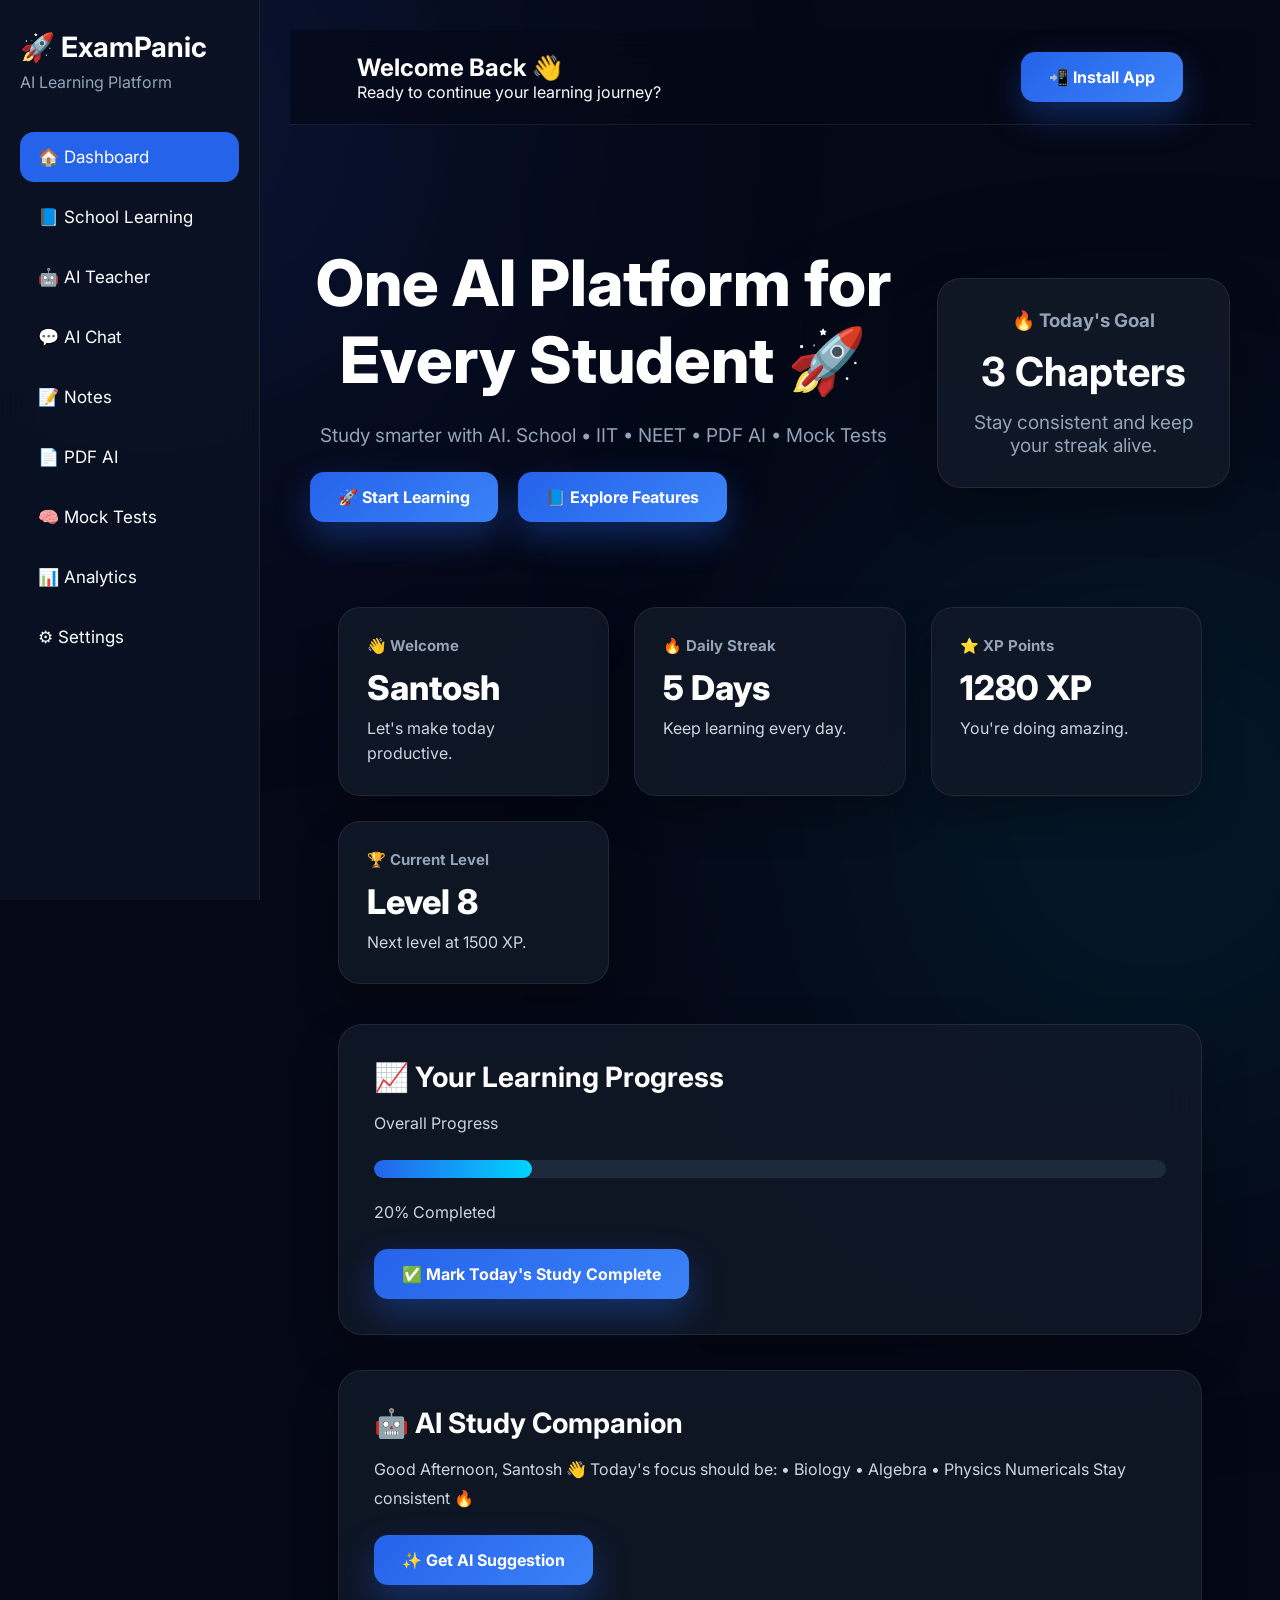
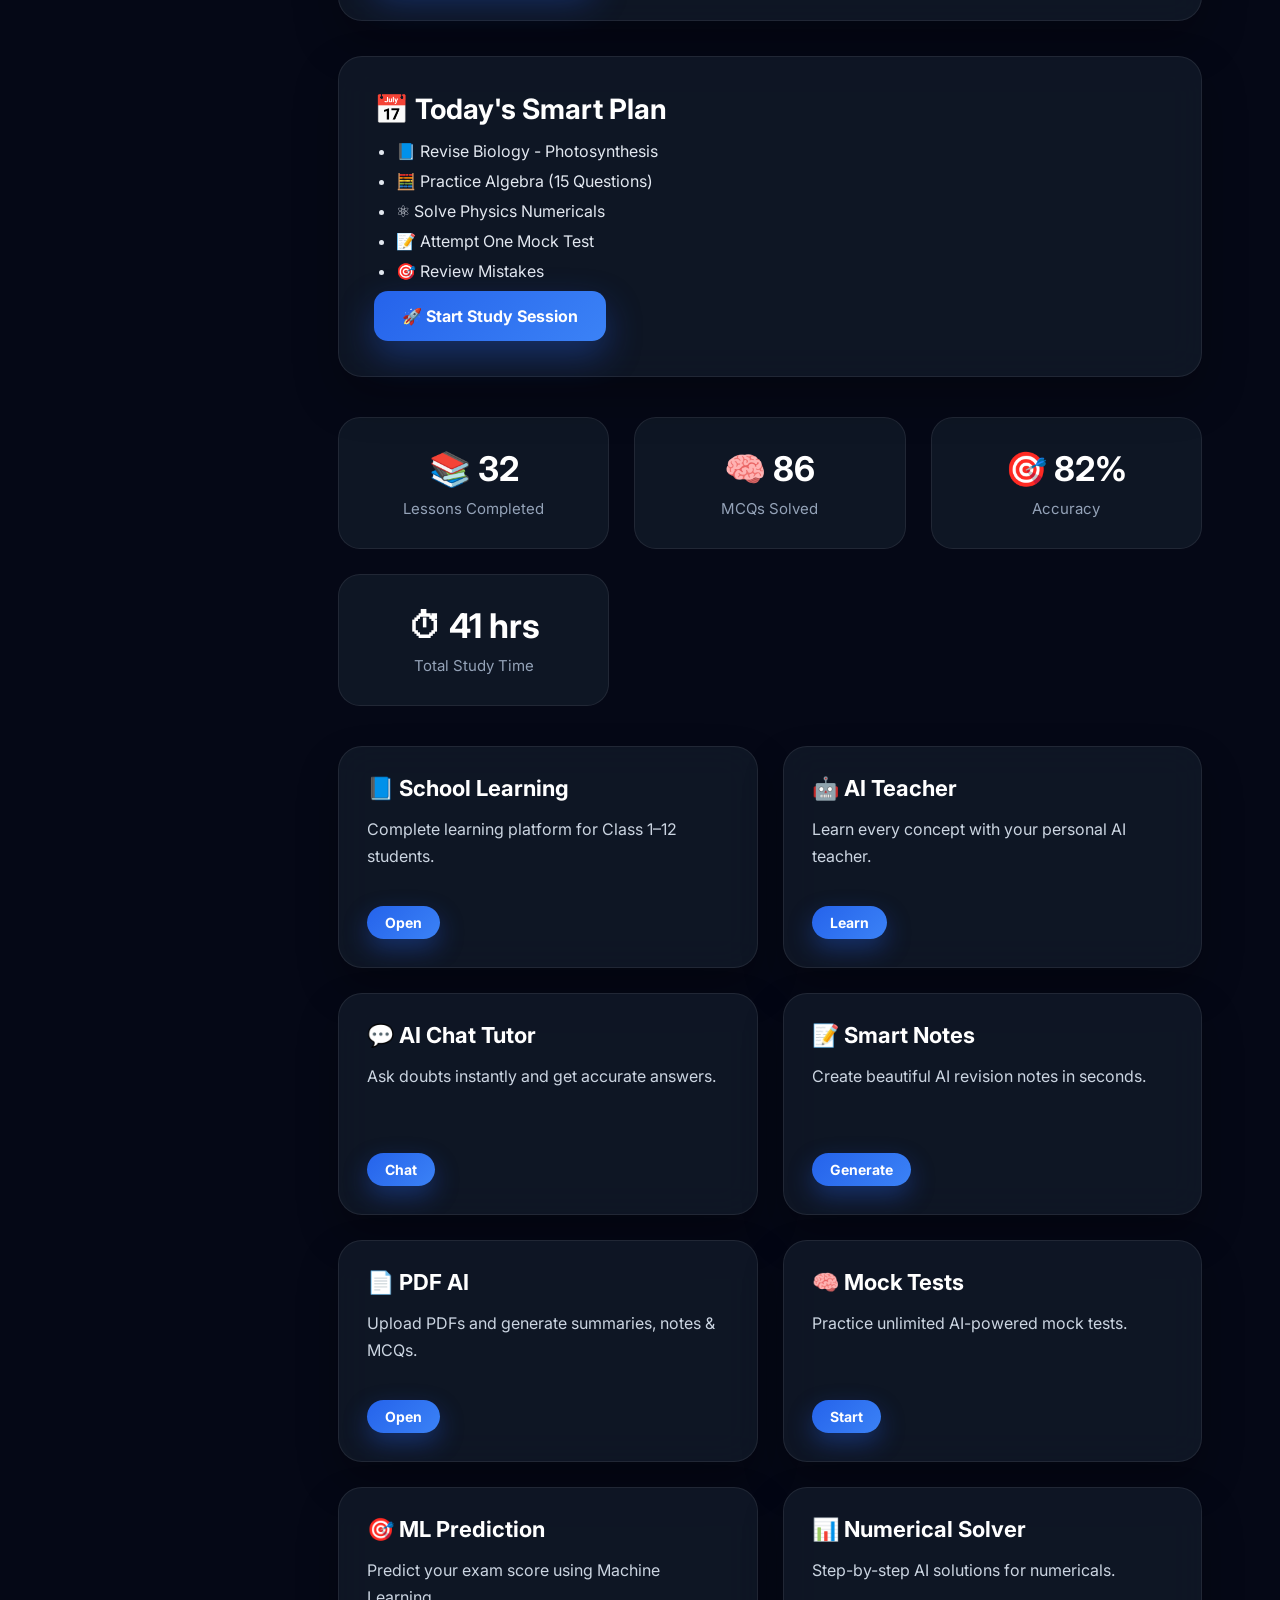
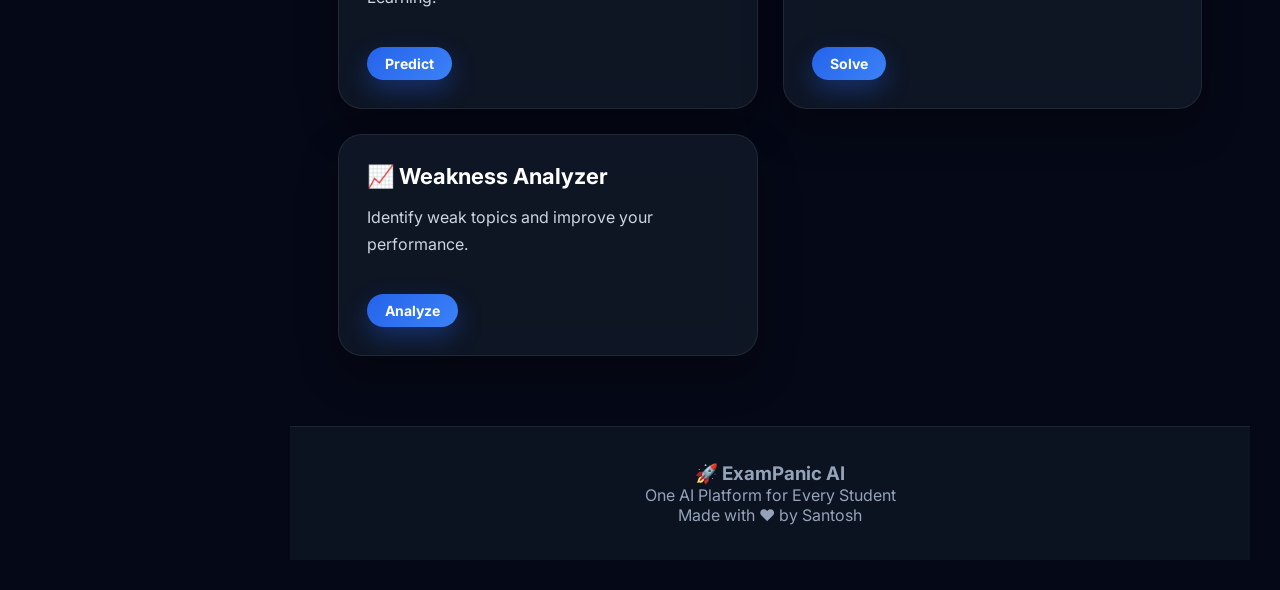
<file: index.html>
<!DOCTYPE html>
<html lang="en">

<head>

<meta charset="UTF-8">
<meta name="viewport" content="width=device-width, initial-scale=1.0">

<title>ExamPanic AI</title>

<link rel="stylesheet" href="style.css">

<link href="https://fonts.googleapis.com/css2?family=Inter:wght@300;400;500;600;700;800&display=swap" rel="stylesheet">

<link rel="manifest" href="manifest.json">

<meta name="theme-color" content="#0B1220">

</head>

<body>

<div class="glow"></div>
<div class="glow2"></div>

<!-- ===========================
SIDEBAR
=========================== -->

<div class="sidebar">

<div class="brand">

<h2>🚀 Exam<span>Panic</span></h2>

<p>AI Learning Platform</p>

</div>

<ul>

<li class="active">🏠 Dashboard</li>

<li onclick="location.href='school.html'">
📘 School Learning
</li>

<li onclick="openLink('https://learnlession.santoshkrsbg36.workers.dev/')">
🤖 AI Teacher
</li>

<li onclick="openLink('https://chatstudent.santoshkrsbg36.workers.dev/')">
💬 AI Chat
</li>

<li onclick="openLink('https://studentnotes.santoshkrsbg36.workers.dev/')">
📝 Notes
</li>

<li onclick="location.href='pdf.html'">
📄 PDF AI
</li>

<li onclick="openLink('https://shrill-grass-28d6.santoshkrsbg36.workers.dev/')">
🧠 Mock Tests
</li>

<li>
📊 Analytics
</li>

<li>
⚙ Settings
</li>

</ul>

</div>

<!-- ===========================
MAIN CONTENT
=========================== -->

<div class="main">

<!-- Topbar -->

<header class="topbar">

<div>

<h2>Welcome Back 👋</h2>

<p>Ready to continue your learning journey?</p>

</div>

<div>

<button id="installBtn" class="btn">

📲 Install App

</button>

</div>

</header>

<!-- Hero -->

<section class="hero">

<div class="hero-left">

<h1>

One AI Platform

for Every Student 🚀

</h1>

<p>

Study smarter with AI.

School • IIT • NEET • PDF AI • Mock Tests

</p>

<div class="hero-buttons">

<button class="btn">

🚀 Start Learning

</button>

<button class="btn secondary">

📘 Explore Features

</button>

</div>

</div>

<div class="hero-right">

<div class="hero-card">

<h3>🔥 Today's Goal</h3>

<h2>3 Chapters</h2>

<p>Stay consistent and keep your streak alive.</p>

</div>

</div>

</section>

 <!-- ===========================
DASHBOARD CARDS
=========================== -->

<section class="dashboard">

<div class="dashboard-card">
<h3>👋 Welcome</h3>
<h2>Santosh</h2>
<p>Let's make today productive.</p>
</div>

<div class="dashboard-card">
<h3>🔥 Daily Streak</h3>
<h2>5 Days</h2>
<p>Keep learning every day.</p>
</div>

<div class="dashboard-card">
<h3>⭐ XP Points</h3>
<h2>1280 XP</h2>
<p>You're doing amazing.</p>
</div>

<div class="dashboard-card">
<h3>🏆 Current Level</h3>
<h2>Level 8</h2>
<p>Next level at 1500 XP.</p>
</div>

</section>

<!-- ===========================
LEARNING PROGRESS
=========================== -->

<section class="continue">

<h3>📈 Your Learning Progress</h3>

<p>Overall Progress</p>

<div class="progress-bar">

<div id="progressFill" class="progress-fill"></div>

</div>

<p id="progressText">

20% Completed

</p>

<button class="btn" onclick="increaseProgress()">

✅ Mark Today's Study Complete

</button>

</section>

<!-- ===========================
AI STUDY COMPANION
=========================== -->

<section class="continue">

<h3>🤖 AI Study Companion</h3>

<p id="aiMessage">

Good Afternoon, Santosh 👋

Today's focus should be:

• Biology

• Algebra

• Physics Numericals

Stay consistent 🔥

</p>

<button class="btn" onclick="nextTip()">

✨ Get AI Suggestion

</button>

</section>

<!-- ===========================
TODAY'S PLAN
=========================== -->

<section class="continue">

<h3>📅 Today's Smart Plan</h3>

<ul>

<li>📘 Revise Biology - Photosynthesis</li>

<li>🧮 Practice Algebra (15 Questions)</li>

<li>⚛ Solve Physics Numericals</li>

<li>📝 Attempt One Mock Test</li>

<li>🎯 Review Mistakes</li>

</ul>

<button class="btn">

🚀 Start Study Session

</button>

</section>

<!-- ===========================
QUICK STATS
=========================== -->

<section class="stats">

<div class="stat">

<h2>📚 32</h2>

<p>Lessons Completed</p>

</div>

<div class="stat">

<h2>🧠 86</h2>

<p>MCQs Solved</p>

</div>

<div class="stat">

<h2>🎯 82%</h2>

<p>Accuracy</p>

</div>

<div class="stat">

<h2>⏱ 41 hrs</h2>

<p>Total Study Time</p>

</div>

</section>

 <!-- ===========================
AI FEATURES
=========================== -->

<section class="grid">

<div class="card" onclick="location.href='school.html'">
<h3>📘 School Learning</h3>
<p>Complete learning platform for Class 1–12 students.</p>
<div class="badge">Open</div>
</div>

<div class="card" onclick="openLink('https://learnlession.santoshkrsbg36.workers.dev/')">
<h3>🤖 AI Teacher</h3>
<p>Learn every concept with your personal AI teacher.</p>
<div class="badge">Learn</div>
</div>

<div class="card" onclick="openLink('https://chatstudent.santoshkrsbg36.workers.dev/')">
<h3>💬 AI Chat Tutor</h3>
<p>Ask doubts instantly and get accurate answers.</p>
<div class="badge">Chat</div>
</div>

<div class="card" onclick="openLink('https://studentnotes.santoshkrsbg36.workers.dev/')">
<h3>📝 Smart Notes</h3>
<p>Create beautiful AI revision notes in seconds.</p>
<div class="badge">Generate</div>
</div>

<div class="card" onclick="location.href='pdf.html'">
<h3>📄 PDF AI</h3>
<p>Upload PDFs and generate summaries, notes & MCQs.</p>
<div class="badge">Open</div>
</div>

<div class="card" onclick="openLink('https://shrill-grass-28d6.santoshkrsbg36.workers.dev/')">
<h3>🧠 Mock Tests</h3>
<p>Practice unlimited AI-powered mock tests.</p>
<div class="badge">Start</div>
</div>

<div class="card" onclick="openLink('https://studentscoreprediction.santoshkrsbg36.workers.dev/')">
<h3>🎯 ML Prediction</h3>
<p>Predict your exam score using Machine Learning.</p>
<div class="badge">Predict</div>
</div>

<div class="card" onclick="openLink('https://stydentnumericalproblem.santoshkrsbg36.workers.dev/')">
<h3>📊 Numerical Solver</h3>
<p>Step-by-step AI solutions for numericals.</p>
<div class="badge">Solve</div>
</div>

<div class="card" onclick="openLink('https://spontaneous-froyo-5ff131.netlify.app/')">
<h3>📈 Weakness Analyzer</h3>
<p>Identify weak topics and improve your performance.</p>
<div class="badge">Analyze</div>
</div>

</section>

<!-- ===========================
FOOTER
=========================== -->

<footer>

<h3>🚀 ExamPanic AI</h3>

<p>

One AI Platform for Every Student

</p>

<p>

Made with ❤️ by Santosh

</p>

</footer>

</div>
<!-- END MAIN -->

<script src="app.js"></script>

<script>

function openLink(url){

window.open(url,"_blank");

}

// PWA Install

let deferredPrompt;

window.addEventListener("beforeinstallprompt",(e)=>{

e.preventDefault();

deferredPrompt=e;

});

document.getElementById("installBtn").onclick=async()=>{

if(!deferredPrompt){

alert("Install is available in supported browsers.");

return;

}

deferredPrompt.prompt();

await deferredPrompt.userChoice;

deferredPrompt=null;

};

// Service Worker

if("serviceWorker" in navigator){

window.addEventListener("load",()=>{

navigator.serviceWorker.register("./service-worker.js");

});

}

</script>

</body>
</html>
</file>
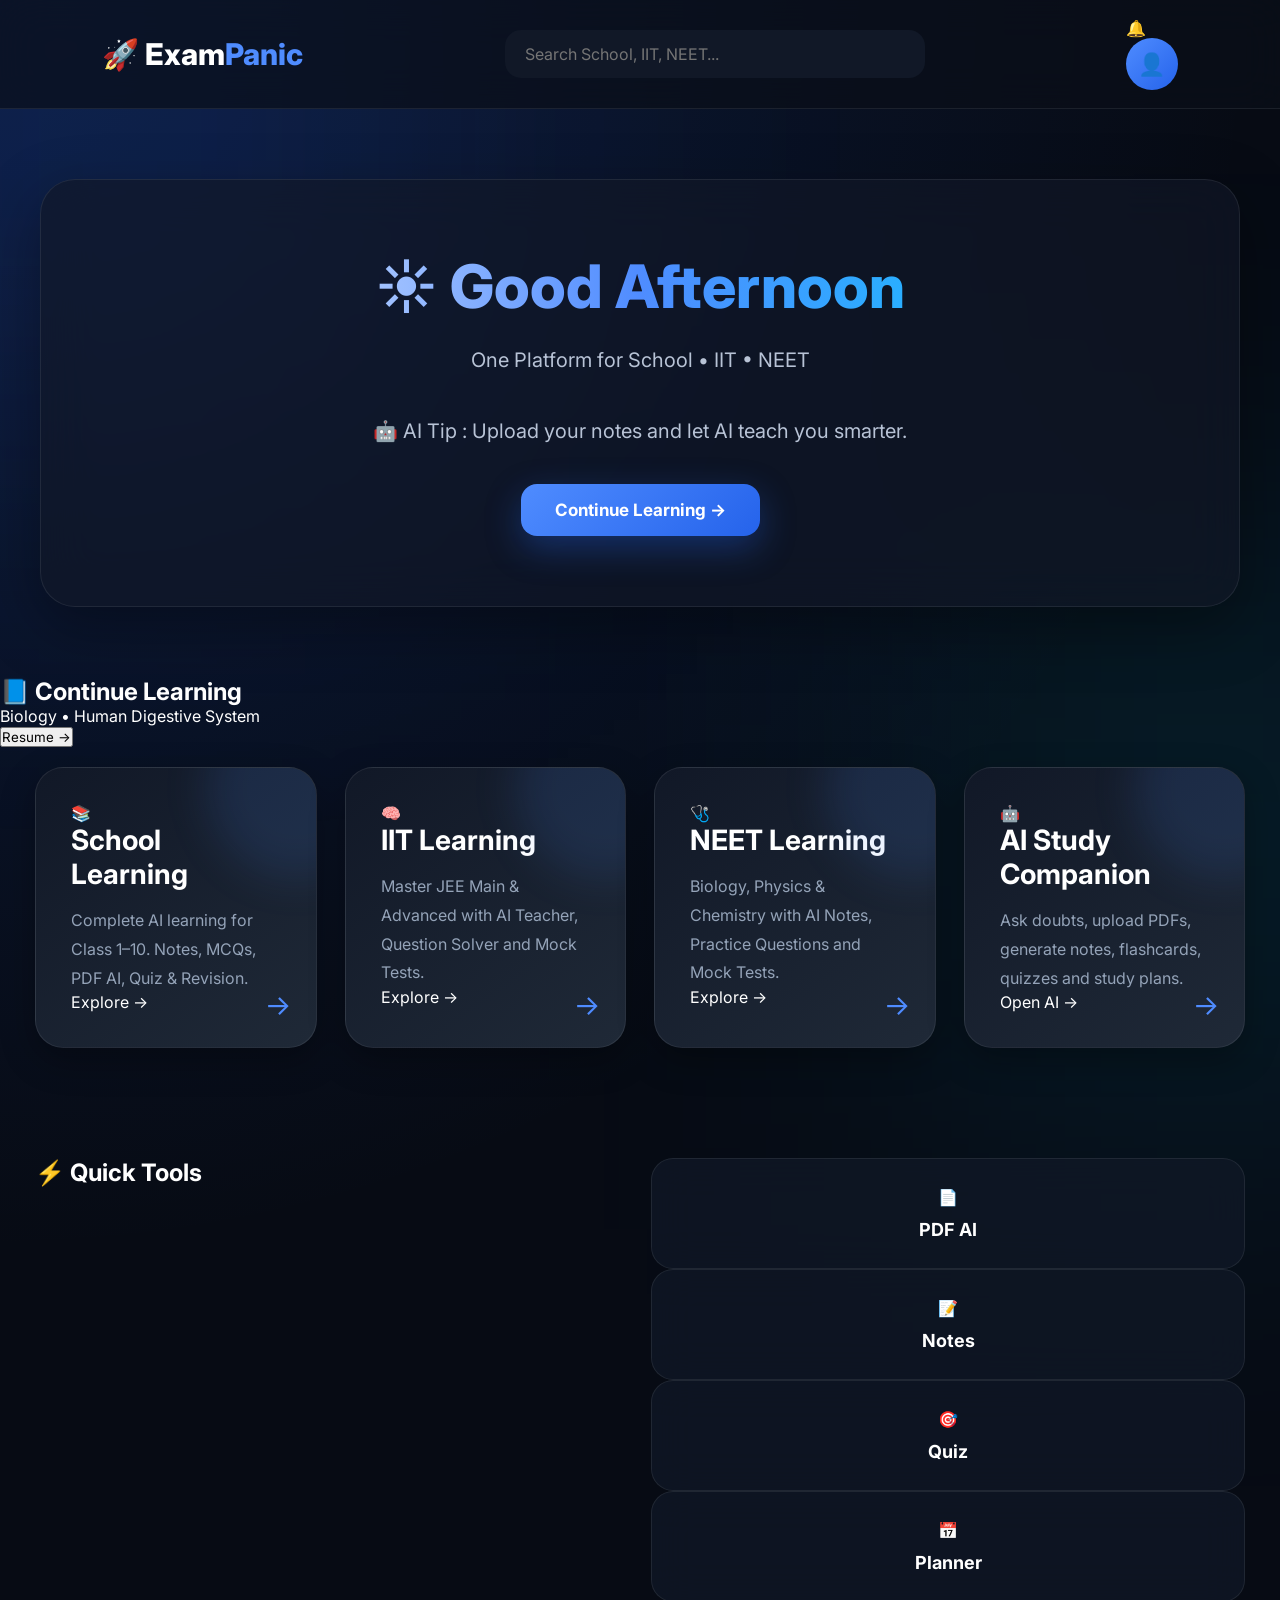
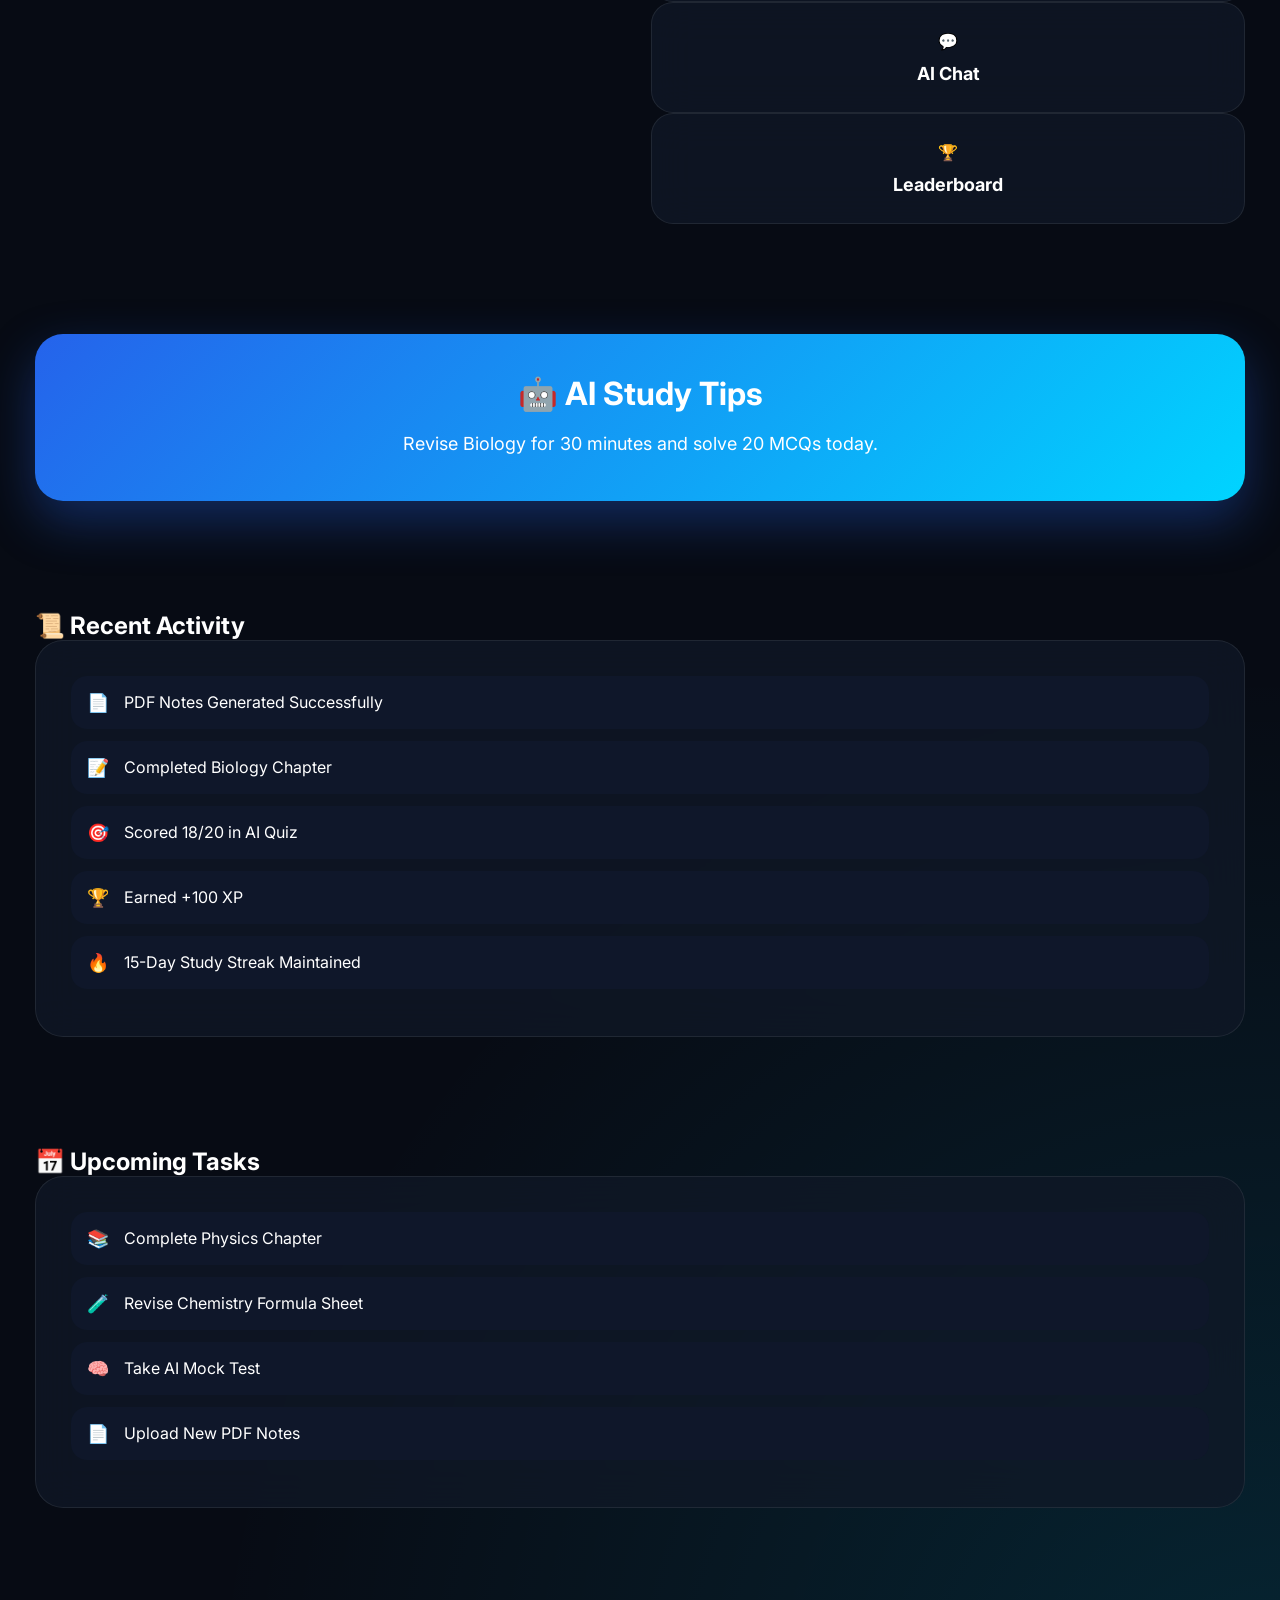
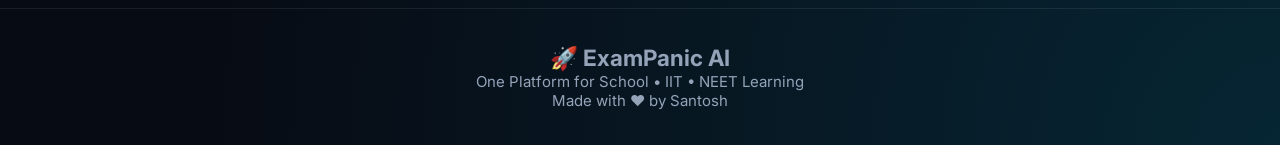
<file: dashboard.html>
<!DOCTYPE html>
<html lang="en">

<head>

<meta charset="UTF-8">
<meta name="viewport" content="width=device-width, initial-scale=1.0">

<title>ExamPanic Dashboard</title>

<link rel="stylesheet" href="dashboard.css">

<link href="https://fonts.googleapis.com/css2?family=Inter:wght@300;400;500;600;700;800&display=swap" rel="stylesheet">

</head>

<body>

<!-- Background -->
<div class="bg-glow"></div>
<div class="bg-glow2"></div>

<!-- Header -->

<header class="header">

<div class="logo">

🚀 Exam<span>Panic</span>

</div>

<div class="search">

<input
type="text"
placeholder="Search School, IIT, NEET...">

</div>

<div class="header-right">

<div class="notification">
🔔
</div>

<div class="profile">
👤
</div>

</div>

</header>

<!-- Hero -->

<section class="hero">

<div class="hero-content">

<h1 id="greeting">

Welcome Back 👋

</h1>

<p>

One Platform for
School • IIT • NEET

</p>

<p id="aiTip">

🤖 AI Tip :
Upload your notes and let AI teach you smarter.

</p>

<button
class="startBtn"
onclick="continueLearning()">

Continue Learning →

</button>

</div>

</section>

<!-- Continue Learning -->

<section class="continue-learning">

<div class="continue-card">

<div>

<h2>

📘 Continue Learning

</h2>

<p>

Biology • Human Digestive System

</p>

</div>

<button
class="resumeBtn">

Resume →

</button>

</div>

</section>

<!-- Platform Cards Start -->

<section class="platforms">
<!-- 📚 School Learning -->
<div class="platform-card" onclick="location.href='school.html'">

<div class="card-icon">📚</div>

<h2>School Learning</h2>

<p>
Complete AI learning for Class 1–10.
Notes, MCQs, PDF AI, Quiz & Revision.
</p>

<div class="card-footer">
<span>Explore →</span>
</div>

</div>

<!-- 🧠 IIT Learning -->
<div class="platform-card" onclick="location.href='iit.html'">

<div class="card-icon">🧠</div>

<h2>IIT Learning</h2>

<p>
Master JEE Main & Advanced with AI Teacher,
Question Solver and Mock Tests.
</p>

<div class="card-footer">
<span>Explore →</span>
</div>

</div>

<!-- 🩺 NEET Learning -->
<div class="platform-card" onclick="location.href='neet.html'">

<div class="card-icon">🩺</div>

<h2>NEET Learning</h2>

<p>
Biology, Physics & Chemistry with AI Notes,
Practice Questions and Mock Tests.
</p>

<div class="card-footer">
<span>Explore →</span>
</div>

</div>

<!-- 🤖 AI Study Companion -->
<div class="platform-card" onclick="location.href='pdf.html'">

<div class="card-icon">🤖</div>

<h2>AI Study Companion</h2>

<p>
Ask doubts, upload PDFs, generate notes,
flashcards, quizzes and study plans.
</p>

<div class="card-footer">
<span>Open AI →</span>
</div>

</div>

</section>

<!-- ⚡ Quick Tools -->
<section class="quick-tools">

<h2 class="section-title">⚡ Quick Tools</h2>

<div class="tools-grid">

<div class="tool-card" onclick="location.href='pdf.html'">
📄
<h3>PDF AI</h3>
</div>

<div class="tool-card">
📝
<h3>Notes</h3>
</div>

<div class="tool-card">
🎯
<h3>Quiz</h3>
</div>

<div class="tool-card">
📅
<h3>Planner</h3>
</div>

<div class="tool-card">
💬
<h3>AI Chat</h3>
</div>

<div class="tool-card">
🏆
<h3>Leaderboard</h3>
</div>

</div>

</section>

 <!-- ===========================
     AI STUDY TIPS
=========================== -->

<section class="ai-tips">

<div class="tip-box">

<h2>🤖 AI Study Tips</h2>

<p id="aiTip">
Revise Biology for 30 minutes and solve 20 MCQs today.
</p>

</div>

</section>

<!-- ===========================
     RECENT ACTIVITY
=========================== -->

<section class="goals">

<h2 class="section-title">📜 Recent Activity</h2>

<div class="goals-box">

<div class="goal">
<span>📄</span>
<p>PDF Notes Generated Successfully</p>
</div>

<div class="goal">
<span>📝</span>
<p>Completed Biology Chapter</p>
</div>

<div class="goal">
<span>🎯</span>
<p>Scored 18/20 in AI Quiz</p>
</div>

<div class="goal">
<span>🏆</span>
<p>Earned +100 XP</p>
</div>

<div class="goal">
<span>🔥</span>
<p>15-Day Study Streak Maintained</p>
</div>

</div>

</section>

<!-- ===========================
     UPCOMING TASKS
=========================== -->

<section class="goals">

<h2 class="section-title">📅 Upcoming Tasks</h2>

<div class="goals-box">

<div class="goal">
<span>📚</span>
<p>Complete Physics Chapter</p>
</div>

<div class="goal">
<span>🧪</span>
<p>Revise Chemistry Formula Sheet</p>
</div>

<div class="goal">
<span>🧠</span>
<p>Take AI Mock Test</p>
</div>

<div class="goal">
<span>📄</span>
<p>Upload New PDF Notes</p>
</div>

</div>

</section>

<!-- ===========================
     FOOTER
=========================== -->

<footer>

<h2>🚀 ExamPanic AI</h2>

<p>
One Platform for School • IIT • NEET Learning
</p>

<p>
Made with ❤️ by Santosh
</p>

</footer>

<script src="dashboard.js"></script>

</body>
</html>
</file>
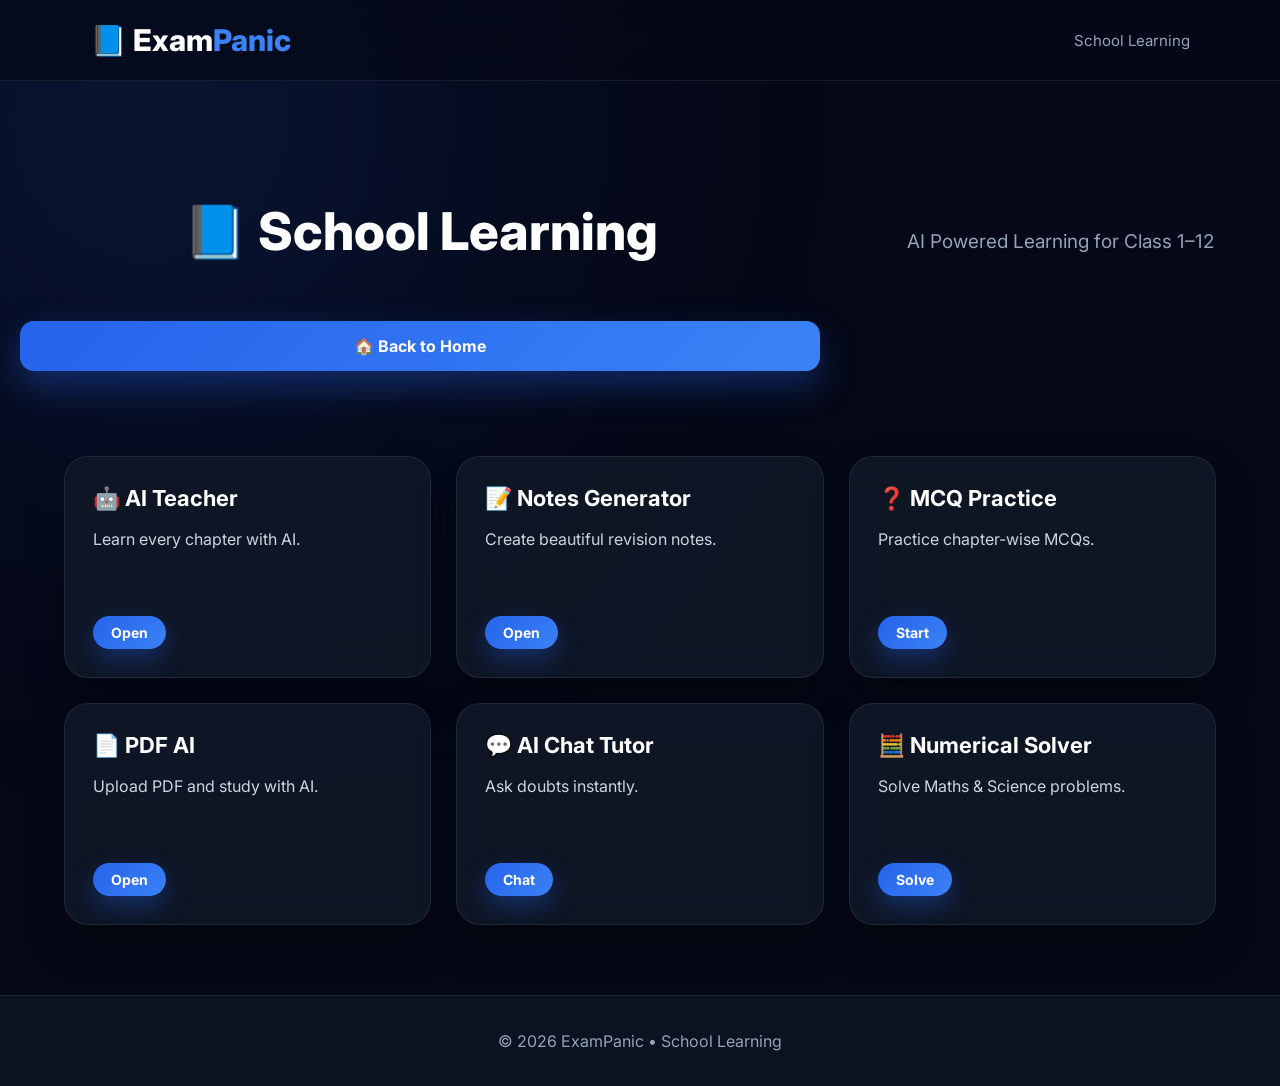
<file: School.html>
<!DOCTYPE html>
<html lang="en">
<head>
<meta charset="UTF-8">
<meta name="viewport" content="width=device-width, initial-scale=1.0">

<title>School Learning | ExamPanic</title>

<link rel="stylesheet" href="style.css">
<link href="https://fonts.googleapis.com/css2?family=Inter:wght@300;400;600;700&display=swap" rel="stylesheet">

</head>

<body>

<div class="glow"></div>

<div class="topbar">
<div class="logo">📘 Exam<span>Panic</span></div>
<div class="tag">School Learning</div>
</div>

<div class="hero">
<h1>📘 School Learning</h1>

<p>
AI Powered Learning for Class 1–12
</p>

<button class="btn" onclick="window.location.href='index.html'">
🏠 Back to Home
</button>

</div>

<div class="grid">

<div class="card" onclick="openLink('https://learnlession.santoshkrsbg36.workers.dev/')">
<h3>🤖 AI Teacher</h3>
<p>Learn every chapter with AI.</p>
<div class="badge">Open</div>
</div>

<div class="card" onclick="openLink('https://studentnotes.santoshkrsbg36.workers.dev/')">
<h3>📝 Notes Generator</h3>
<p>Create beautiful revision notes.</p>
<div class="badge">Open</div>
</div>

<div class="card" onclick="openLink('https://shrill-grass-28d6.santoshkrsbg36.workers.dev/')">
<h3>❓ MCQ Practice</h3>
<p>Practice chapter-wise MCQs.</p>
<div class="badge">Start</div>
</div>

<div class="card" onclick="window.location.href='pdf.html'">
<h3>📄 PDF AI</h3>
<p>Upload PDF and study with AI.</p>
<div class="badge">Open</div>
</div>

<div class="card" onclick="openLink('https://chatstudent.santoshkrsbg36.workers.dev/')">
<h3>💬 AI Chat Tutor</h3>
<p>Ask doubts instantly.</p>
<div class="badge">Chat</div>
</div>

<div class="card" onclick="openLink('https://stydentnumericalproblem.santoshkrsbg36.workers.dev/')">
<h3>🧮 Numerical Solver</h3>
<p>Solve Maths & Science problems.</p>
<div class="badge">Solve</div>
</div>

</div>

<footer>
© 2026 ExamPanic • School Learning
</footer>

<script>
function openLink(url){
    window.location.href = url;
}
</script>

</body>
</html>
</file>
<file: style.css>
/* ==========================================
   EXAMPANIC PREMIUM UI
   PART 1
========================================== */

@import url('https://fonts.googleapis.com/css2?family=Inter:wght@300;400;500;600;700;800;900&display=swap');

*{
    margin:0;
    padding:0;
    box-sizing:border-box;
    font-family:'Inter',sans-serif;
}

:root{

    --bg:#050816;
    --card:#111827;
    --card2:#1A2333;

    --primary:#2563EB;
    --primary2:#3B82F6;

    --text:#ffffff;
    --text2:#CBD5E1;
    --muted:#94A3B8;

    --border:rgba(255,255,255,.08);

    --shadow:0 20px 45px rgba(0,0,0,.35);

}

body{

    background:var(--bg);
    color:var(--text);

    min-height:100vh;

    overflow-x:hidden;

    position:relative;

}

/* ===========================
   PREMIUM BACKGROUND
=========================== */

.glow{

    position:fixed;

    width:600px;
    height:600px;

    background:#2563EB30;

    border-radius:50%;

    filter:blur(170px);

    top:-180px;
    left:-150px;

    z-index:-2;

    animation:float1 10s infinite alternate;

}

.glow2{

    position:fixed;

    width:550px;
    height:550px;

    background:#00D4FF22;

    border-radius:50%;

    filter:blur(180px);

    bottom:-200px;
    right:-150px;

    z-index:-2;

    animation:float2 10s infinite alternate;

}

@keyframes float1{

    from{
        transform:translateY(0px);
    }

    to{
        transform:translateY(80px);
    }

}

@keyframes float2{

    from{
        transform:translateY(0px);
    }

    to{
        transform:translateY(-70px);
    }

}

/* ===========================
   TOPBAR
=========================== */

.topbar{

    width:100%;

    display:flex;

    justify-content:space-between;

    align-items:center;

    padding:22px 7%;

    position:sticky;

    top:0;

    backdrop-filter:blur(18px);

    background:rgba(5,8,22,.65);

    border-bottom:1px solid var(--border);

    z-index:1000;

}

.logo{

    font-size:30px;

    font-weight:800;

}

.logo span{

    color:var(--primary2);

}

.tag{

    color:var(--muted);

    font-size:15px;

}

/* ===========================
   HERO
=========================== */

.hero{

    text-align:center;

    padding:70px 20px 45px;

}

.hero h1{

    font-size:52px;

    font-weight:800;

    line-height:1.2;

    margin-bottom:18px;

}

.hero p{

    font-size:19px;

    color:var(--muted);

}

/* ===========================
   BUTTON
=========================== */

.btn{

    padding:15px 28px;

    border:none;

    border-radius:14px;

    cursor:pointer;

    background:linear-gradient(135deg,var(--primary),var(--primary2));

    color:white;

    font-weight:700;

    font-size:16px;

    transition:.35s;

    box-shadow:0 15px 35px rgba(37,99,235,.35);

}

.btn:hover{

    transform:translateY(-4px);

    box-shadow:0 25px 45px rgba(37,99,235,.45);

}

/* ==========================================
   EXAMPANIC PREMIUM UI
   PART 2
========================================== */

/* ===========================
   DASHBOARD
=========================== */

.dashboard{

    width:90%;
    margin:40px auto;

    display:grid;

    grid-template-columns:repeat(auto-fit,minmax(240px,1fr));

    gap:25px;

}

.dashboard-card{

    background:rgba(17,24,39,.88);

    backdrop-filter:blur(18px);

    border:1px solid rgba(255,255,255,.08);

    border-radius:22px;

    padding:28px;

    transition:.35s;

    box-shadow:0 20px 40px rgba(0,0,0,.28);

}

.dashboard-card:hover{

    transform:translateY(-8px);

    border-color:#2563EB;

    box-shadow:0 25px 50px rgba(37,99,235,.25);

}

.dashboard-card h3{

    color:#94A3B8;

    font-size:15px;

    margin-bottom:12px;

}

.dashboard-card h2{

    font-size:34px;

    font-weight:800;

    color:#ffffff;

}

.dashboard-card p{

    color:#CBD5E1;

    margin-top:8px;

    line-height:1.6;

}

/* ===========================
   CONTINUE SECTION
=========================== */

.continue{

    width:90%;

    margin:35px auto;

    background:rgba(17,24,39,.88);

    backdrop-filter:blur(18px);

    border:1px solid rgba(255,255,255,.08);

    border-radius:24px;

    padding:35px;

    box-shadow:0 20px 45px rgba(0,0,0,.28);

}

.continue h3{

    font-size:28px;

    margin-bottom:15px;

}

.continue p{

    color:#CBD5E1;

    line-height:1.8;

    margin-bottom:22px;

}

.continue ul{

    color:#E2E8F0;

    margin-left:22px;

}

.continue li{

    margin:10px 0;

}

/* ===========================
   PROGRESS BAR
=========================== */

.progress-bar{

    width:100%;

    height:18px;

    background:#1E293B;

    border-radius:30px;

    overflow:hidden;

    margin:20px 0;

}

.progress-fill{

    width:20%;

    height:100%;

    background:linear-gradient(90deg,#2563EB,#00D4FF);

    border-radius:30px;

    transition:1s;

}

/* ===========================
   STATS
=========================== */

.stats{

    width:90%;

    margin:40px auto;

    display:grid;

    grid-template-columns:repeat(auto-fit,minmax(220px,1fr));

    gap:25px;

}

.stat{

    background:rgba(17,24,39,.88);

    border:1px solid rgba(255,255,255,.08);

    border-radius:22px;

    padding:30px;

    text-align:center;

    transition:.35s;

}

.stat:hover{

    transform:translateY(-8px);

    border-color:#2563EB;

}

.stat h2{

    font-size:34px;

    margin-bottom:10px;

    color:#ffffff;

}

.stat p{

    color:#94A3B8;

    font-size:15px;

}

/* ==========================================
   EXAMPANIC PREMIUM UI
   PART 3 (FINAL)
========================================== */

/* ===========================
   FEATURE GRID
=========================== */

.grid{

    width:90%;
    margin:40px auto;

    display:grid;

    grid-template-columns:repeat(auto-fit,minmax(280px,1fr));

    gap:25px;

}

.card{

    background:rgba(17,24,39,.88);

    backdrop-filter:blur(18px);

    border:1px solid rgba(255,255,255,.08);

    border-radius:24px;

    padding:28px;

    cursor:pointer;

    transition:.35s;

    position:relative;

    overflow:hidden;

    box-shadow:0 20px 40px rgba(0,0,0,.28);

}

.card::before{

    content:"";

    position:absolute;

    top:0;
    left:-100%;

    width:100%;
    height:100%;

    background:linear-gradient(
        90deg,
        transparent,
        rgba(255,255,255,.08),
        transparent
    );

    transition:.6s;

}

.card:hover::before{

    left:100%;

}

.card:hover{

    transform:translateY(-10px);

    border-color:#2563EB;

    box-shadow:0 25px 55px rgba(37,99,235,.28);

}

.card h3{

    font-size:22px;

    margin-bottom:15px;

    color:#ffffff;

}

.card p{

    color:#CBD5E1;

    line-height:1.7;

    min-height:70px;

}

/* ===========================
   BADGE
=========================== */

.badge{

    display:inline-block;

    margin-top:20px;

    padding:8px 18px;

    border-radius:50px;

    background:linear-gradient(135deg,#2563EB,#3B82F6);

    color:white;

    font-size:14px;

    font-weight:700;

    box-shadow:0 10px 25px rgba(37,99,235,.35);

}

/* ===========================
   FOOTER
=========================== */

footer{

    margin-top:70px;

    padding:35px;

    text-align:center;

    color:#94A3B8;

    border-top:1px solid rgba(255,255,255,.08);

    background:#0B1220;

}

/* ===========================
   SCROLLBAR
=========================== */

::-webkit-scrollbar{

    width:10px;

}

::-webkit-scrollbar-track{

    background:#0B1220;

}

::-webkit-scrollbar-thumb{

    background:#2563EB;

    border-radius:30px;

}

::-webkit-scrollbar-thumb:hover{

    background:#3B82F6;

}

/* ===========================
   RESPONSIVE
=========================== */

@media(max-width:992px){

.hero h1{

font-size:40px;

}

.dashboard,
.stats,
.grid{

grid-template-columns:repeat(2,1fr);

}

}

@media(max-width:768px){

.topbar{

flex-direction:column;

gap:10px;

padding:18px;

}

.hero{

padding:50px 20px;

}

.hero h1{

font-size:32px;

}

.hero p{

font-size:16px;

}

.dashboard,
.stats,
.grid{

grid-template-columns:1fr;

}

.dashboard-card,
.stat,
.card,
.continue{

padding:22px;

}

.btn{

width:100%;

}

}

@media(max-width:480px){

.logo{

font-size:24px;

}

.tag{

font-size:13px;

}

.hero h1{

font-size:28px;

}

.hero p{

font-size:15px;

}

.dashboard-card h2,
.stat h2{

font-size:28px;

}

.card h3{

font-size:20px;

}

footer{

font-size:14px;

}

}

/* ===================================
   EXAMPANIC PREMIUM POLISH
=================================== */

/* Sidebar */

.sidebar{

    position:fixed;
    left:0;
    top:0;

    width:260px;
    height:100vh;

    padding:30px 20px;

    background:rgba(10,18,35,.92);

    backdrop-filter:blur(20px);

    border-right:1px solid rgba(255,255,255,.08);

    z-index:999;

}

.sidebar .brand{

    margin-bottom:40px;

}

.sidebar h2{

    font-size:28px;
    margin-bottom:8px;

}

.sidebar p{

    color:#94A3B8;

}

.sidebar ul{

    list-style:none;

}

.sidebar li{

    padding:15px 18px;

    border-radius:14px;

    margin-bottom:10px;

    cursor:pointer;

    transition:.35s;

    font-size:17px;

}

.sidebar li:hover{

    background:#2563EB;

    transform:translateX(8px);

}

.sidebar li.active{

    background:#2563EB;

}

/* Main Content */

.main{

    margin-left:260px;

    padding:30px;

}

/* Hero */

.hero{

    display:grid;

    grid-template-columns:2fr 1fr;

    gap:40px;

    align-items:center;

    margin-top:50px;

}

.hero-left h1{

    font-size:64px;

}

.hero-left p{

    margin:25px 0;

}

.hero-buttons{

    display:flex;

    gap:20px;

}

/* Goal Card */

.hero-card{

    background:rgba(17,24,39,.92);

    border:1px solid rgba(255,255,255,.08);

    border-radius:24px;

    padding:30px;

    box-shadow:0 20px 45px rgba(0,0,0,.35);

}

.hero-card h3{

    color:#94A3B8;

    margin-bottom:15px;

}

.hero-card h2{

    font-size:40px;

    margin-bottom:15px;

}

/* Responsive */

@media(max-width:900px){

.sidebar{

    position:relative;

    width:100%;

    height:auto;

}

.main{

    margin-left:0;

}

.hero{

    grid-template-columns:1fr;

}

.hero-left h1{

    font-size:42px;

}

.hero-buttons{

    flex-direction:column;

}

}
</file>
<file: dashboard.css>
/* ===========================
   EXAMPANIC DASHBOARD V2
=========================== */

@import url('https://fonts.googleapis.com/css2?family=Inter:wght@300;400;500;600;700;800&display=swap');

*{
margin:0;
padding:0;
box-sizing:border-box;
font-family:'Inter',sans-serif;
}

:root{

--bg:#070b14;
--card:#111827;
--card2:#1f2937;

--primary:#4f8cff;
--secondary:#00d4ff;

--text:#ffffff;
--muted:#94a3b8;

}

body{

background:
radial-gradient(circle at top left,#2563eb33,transparent 35%),
radial-gradient(circle at bottom right,#00d4ff22,transparent 30%),
var(--bg);

color:white;

overflow-x:hidden;

min-height:100vh;

}

/* Background Glow */

body::before{

content:"";

position:fixed;

width:600px;
height:600px;

background:#2563eb22;

filter:blur(180px);

top:-180px;
left:-180px;

z-index:-2;

animation:glowMove 12s infinite alternate;

}

body::after{

content:"";

position:fixed;

width:500px;
height:500px;

background:#00d4ff22;

filter:blur(180px);

bottom:-180px;
right:-180px;

z-index:-2;

animation:glowMove2 10s infinite alternate;

}

@keyframes glowMove{

0%{
transform:translate(0,0);
}

100%{
transform:translate(120px,60px);
}

}

@keyframes glowMove2{

0%{
transform:translate(0,0);
}

100%{
transform:translate(-100px,-80px);
}

}

/* ================= Header ================= */

.header{

position:sticky;

top:0;

display:flex;

justify-content:space-between;

align-items:center;

padding:18px 8%;

background:rgba(10,15,25,.70);

backdrop-filter:blur(20px);

border-bottom:1px solid rgba(255,255,255,.08);

z-index:999;

}

.logo{

font-size:30px;

font-weight:800;

}

.logo span{

color:var(--primary);

}

.search{

flex:1;

display:flex;

justify-content:center;

}

.search input{

width:420px;

padding:14px 20px;

border:none;

outline:none;

border-radius:16px;

background:#111827;

color:white;

font-size:16px;

}

.profile{

width:52px;

height:52px;

border-radius:50%;

display:flex;

justify-content:center;

align-items:center;

background:linear-gradient(135deg,#4f8cff,#2563eb);

font-size:22px;

cursor:pointer;

transition:.3s;

}

.profile:hover{

transform:scale(1.08);

}

/* ===========================
   HERO SECTION
=========================== */

.hero{

max-width:1200px;

margin:70px auto;

padding:70px 40px;

border-radius:35px;

background:rgba(17,24,39,.65);

backdrop-filter:blur(25px);

border:1px solid rgba(255,255,255,.08);

text-align:center;

box-shadow:0 20px 60px rgba(0,0,0,.35);

animation:fadeUp 1s;

}

.hero h1{

font-size:60px;

font-weight:800;

margin-bottom:20px;

background:linear-gradient(90deg,#ffffff,#4f8cff,#00d4ff);

-webkit-background-clip:text;

-webkit-text-fill-color:transparent;

}

.hero p{

font-size:20px;

color:#b8c3d6;

margin-bottom:35px;

line-height:1.8;

}

.startBtn{

padding:16px 34px;

border:none;

border-radius:16px;

background:linear-gradient(135deg,#4f8cff,#2563eb);

color:white;

font-size:17px;

font-weight:700;

cursor:pointer;

transition:.35s;

box-shadow:0 12px 35px rgba(37,99,235,.35);

}

.startBtn:hover{

transform:translateY(-5px);

box-shadow:0 18px 45px rgba(37,99,235,.45);

}


/* ===========================
   PLATFORM CARDS
=========================== */

.platforms{

max-width:1250px;

margin:auto;

display:grid;

grid-template-columns:repeat(auto-fit,minmax(260px,1fr));

gap:28px;

padding:20px;

}

.platform-card{

background:linear-gradient(145deg,#111827,#1f2937);

border:1px solid rgba(255,255,255,.08);

border-radius:28px;

padding:35px;

cursor:pointer;

transition:.35s;

position:relative;

overflow:hidden;

box-shadow:0 12px 35px rgba(0,0,0,.30);

}

.platform-card::before{

content:"";

position:absolute;

width:180px;

height:180px;

background:rgba(79,140,255,.12);

border-radius:50%;

top:-70px;

right:-70px;

filter:blur(20px);

transition:.4s;

}

.platform-card:hover{

transform:translateY(-10px) scale(1.03);

border-color:#4f8cff;

box-shadow:0 20px 50px rgba(79,140,255,.30);

}

.platform-card:hover::before{

transform:scale(1.4);

}

.platform-card h2{

font-size:28px;

margin-bottom:15px;

}

.platform-card p{

font-size:16px;

line-height:1.8;

color:#94a3b8;

}

.platform-card::after{

content:"→";

position:absolute;

bottom:25px;

right:25px;

font-size:28px;

color:#4f8cff;

transition:.3s;

}

.platform-card:hover::after{

transform:translateX(8px);

}


/* ===========================
   ANIMATION
=========================== */

@keyframes fadeUp{

from{

opacity:0;

transform:translateY(40px);

}

to{

opacity:1;

transform:translateY(0);

}

}

/* ===========================
   QUICK TOOLS
=========================== */

.quick-tools{

max-width:1250px;

margin:70px auto;

padding:20px;

display:grid;

grid-template-columns:repeat(auto-fit,minmax(170px,1fr));

gap:22px;

}

.tool-card{

background:rgba(17,24,39,.75);

backdrop-filter:blur(20px);

border:1px solid rgba(255,255,255,.08);

border-radius:22px;

padding:28px;

text-align:center;

cursor:pointer;

transition:.35s;

}

.tool-card:hover{

transform:translateY(-8px);

border-color:#4f8cff;

box-shadow:0 15px 35px rgba(79,140,255,.25);

}

.tool-card h3{

font-size:18px;

margin-top:12px;

}

.tool-card p{

font-size:14px;

margin-top:8px;

color:#94a3b8;

line-height:1.6;

}


/* ===========================
   PROGRESS SECTION
=========================== */

.progress-section{

max-width:1250px;

margin:70px auto;

padding:20px;

display:grid;

grid-template-columns:repeat(auto-fit,minmax(260px,1fr));

gap:25px;

}

.progress-card{

background:linear-gradient(145deg,#111827,#1f2937);

border-radius:24px;

padding:30px;

border:1px solid rgba(255,255,255,.08);

transition:.3s;

}

.progress-card:hover{

transform:translateY(-6px);

box-shadow:0 15px 35px rgba(0,0,0,.30);

}

.progress-card h2{

margin-bottom:20px;

font-size:24px;

}

.progress-bar{

width:100%;

height:12px;

background:#1e293b;

border-radius:30px;

overflow:hidden;

margin:15px 0;

}

.progress-fill{

width:75%;

height:100%;

background:linear-gradient(90deg,#4f8cff,#00d4ff);

border-radius:30px;

animation:progressAnim 2s ease;

}

@keyframes progressAnim{

from{

width:0;

}

to{

width:75%;

}

}


/* ===========================
   DAILY GOALS
=========================== */

.goals{

max-width:1250px;

margin:70px auto;

padding:20px;

}

.goals-box{

background:rgba(17,24,39,.75);

border:1px solid rgba(255,255,255,.08);

border-radius:28px;

padding:35px;

backdrop-filter:blur(20px);

}

.goals-box h2{

margin-bottom:25px;

font-size:28px;

}

.goal{

display:flex;

align-items:center;

gap:15px;

padding:16px;

margin-bottom:12px;

background:#0f172a;

border-radius:16px;

transition:.3s;

}

.goal:hover{

background:#162033;

transform:translateX(8px);

}

.goal span{

font-size:18px;

}


/* ===========================
   FOOTER
=========================== */

footer{

margin-top:80px;

padding:35px;

text-align:center;

color:#94a3b8;

font-size:15px;

border-top:1px solid rgba(255,255,255,.08);

}

/* ===========================
   AI TIPS SECTION
=========================== */

.ai-tips{

max-width:1250px;

margin:70px auto;

padding:20px;

}

.tip-box{

background:linear-gradient(135deg,#2563eb,#00d4ff);

border-radius:28px;

padding:40px;

text-align:center;

color:white;

box-shadow:0 20px 50px rgba(37,99,235,.35);

animation:floatCard 5s ease-in-out infinite;

}

.tip-box h2{

font-size:32px;

margin-bottom:15px;

}

.tip-box p{

font-size:18px;

line-height:1.8;

}


/* ===========================
   STATS
=========================== */

.stats{

max-width:1250px;

margin:70px auto;

padding:20px;

display:grid;

grid-template-columns:repeat(auto-fit,minmax(220px,1fr));

gap:25px;

}

.stat{

background:rgba(17,24,39,.75);

backdrop-filter:blur(20px);

padding:30px;

border-radius:24px;

text-align:center;

border:1px solid rgba(255,255,255,.08);

transition:.3s;

}

.stat:hover{

transform:translateY(-8px);

box-shadow:0 15px 35px rgba(79,140,255,.25);

}

.stat h2{

font-size:42px;

color:#4f8cff;

margin-bottom:10px;

}

.stat p{

color:#94a3b8;

}


/* ===========================
   FLOATING ANIMATION
=========================== */

@keyframes floatCard{

0%{

transform:translateY(0px);

}

50%{

transform:translateY(-10px);

}

100%{

transform:translateY(0px);

}

}


/* ===========================
   MOBILE
=========================== */

@media(max-width:768px){

.header{

flex-direction:column;

gap:15px;

padding:20px;

}

.search input{

width:100%;

}

.hero{

padding:50px 20px;

}

.hero h1{

font-size:38px;

}

.hero p{

font-size:16px;

}

.platforms{

grid-template-columns:1fr;

}

.quick-tools{

grid-template-columns:repeat(2,1fr);

}

.progress-section{

grid-template-columns:1fr;

}

.stats{

grid-template-columns:repeat(2,1fr);

}

.tip-box{

padding:25px;

}

.tip-box h2{

font-size:24px;

}

.tip-box p{

font-size:15px;

}

}


/* ===========================
   SCROLLBAR
=========================== */

::-webkit-scrollbar{

width:10px;

}

::-webkit-scrollbar-track{

background:#0b1120;

}

::-webkit-scrollbar-thumb{

background:#4f8cff;

border-radius:20px;

}

::-webkit-scrollbar-thumb:hover{

background:#2563eb;

}
</file>
